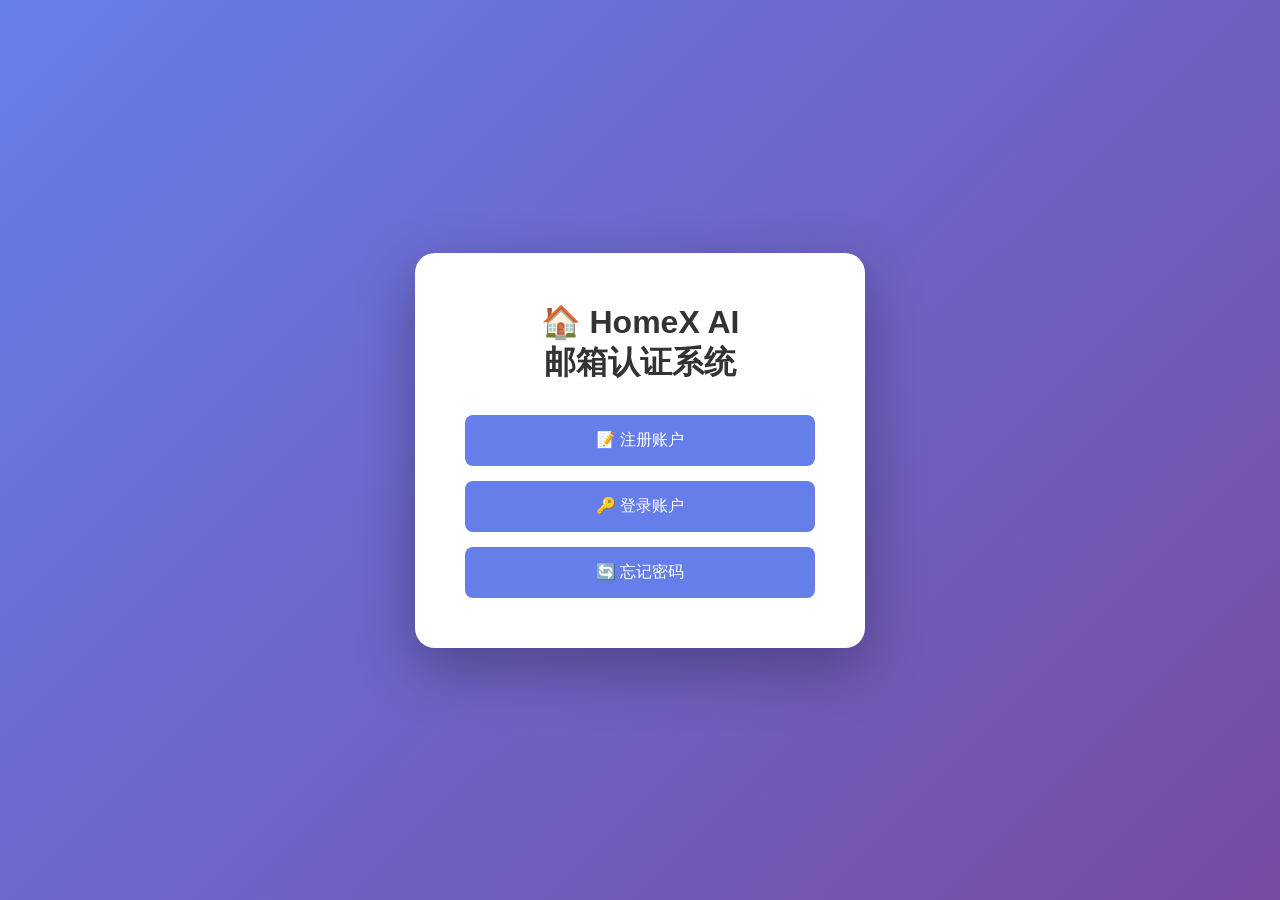
<file: homexai_email_auth/static/index.html>
<!DOCTYPE html>
<html lang="zh-CN">
<head>
    <meta charset="UTF-8">
    <meta name="viewport" content="width=device-width, initial-scale=1.0">
    <title>HomeX AI - 邮箱认证系统</title>
    <style>
        * { margin: 0; padding: 0; box-sizing: border-box; }
        body {
            font-family: -apple-system, BlinkMacSystemFont, 'Segoe UI', Roboto, Arial, sans-serif;
            background: linear-gradient(135deg, #667eea 0%, #764ba2 100%);
            min-height: 100vh;
            display: flex;
            justify-content: center;
            align-items: center;
            padding: 20px;
        }
        .container {
            background: white;
            border-radius: 20px;
            box-shadow: 0 20px 60px rgba(0, 0, 0, 0.3);
            padding: 50px;
            max-width: 450px;
            width: 100%;
            text-align: center;
        }
        h1 { color: #333; margin-bottom: 30px; }
        .link-group { display: flex; flex-direction: column; gap: 15px; }
        .link-btn {
            background: #667eea;
            color: white;
            padding: 15px 30px;
            border-radius: 8px;
            text-decoration: none;
            transition: all 0.3s;
            font-weight: 500;
        }
        .link-btn:hover {
            background: #5568d3;
            transform: translateY(-2px);
        }
    </style>
</head>
<body>
    <div class="container">
        <h1>🏠 HomeX AI<br>邮箱认证系统</h1>
        <div class="link-group">
            <a href="/register" class="link-btn">📝 注册账户</a>
            <a href="/login" class="link-btn">🔑 登录账户</a>
            <a href="/forgot-password" class="link-btn">🔄 忘记密码</a>
        </div>
    </div>
</body>
</html>
</file>
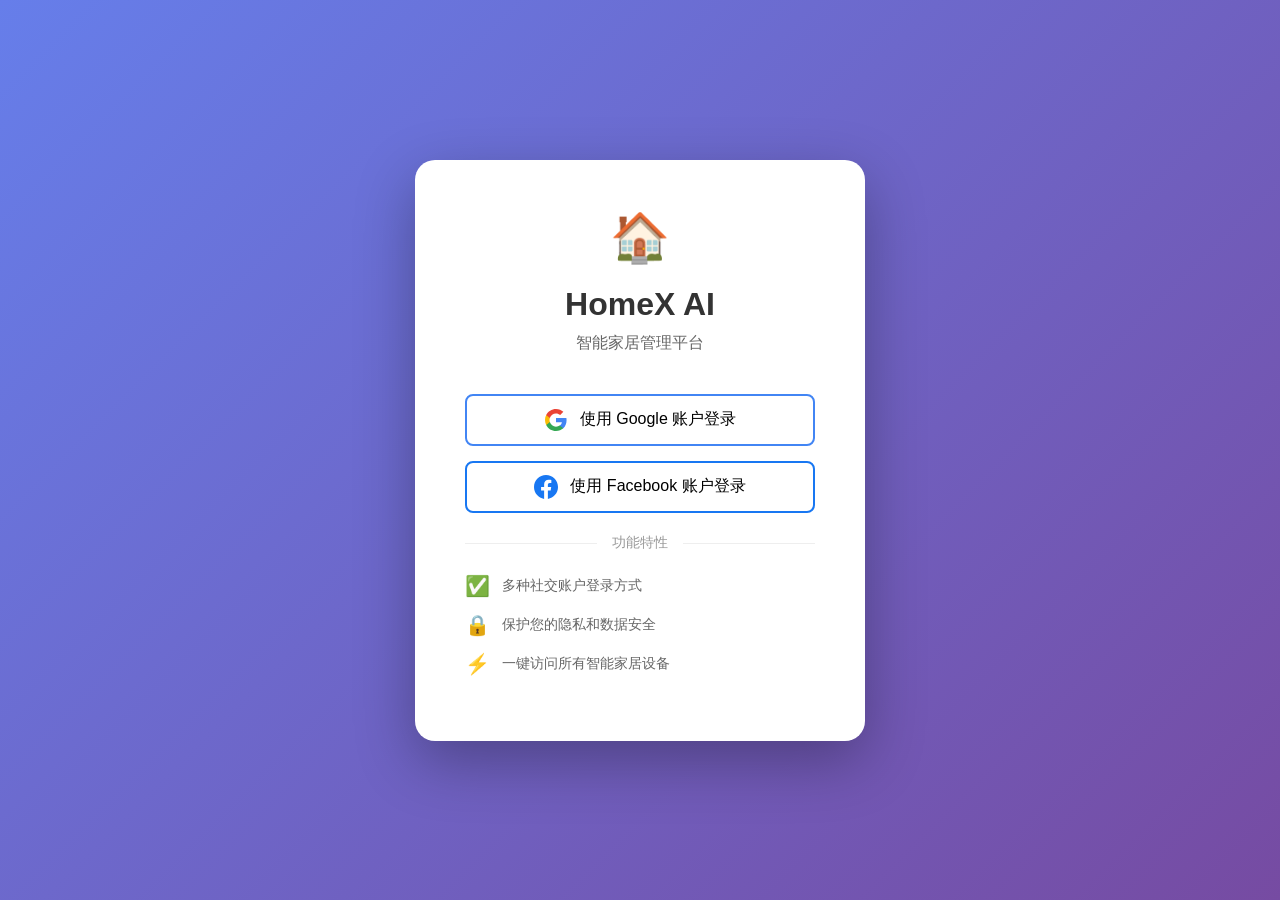
<file: homexai_facebook_oauth/static/index.html>
<!DOCTYPE html>
<html lang="zh-CN">
<head>
    <meta charset="UTF-8">
    <meta name="viewport" content="width=device-width, initial-scale=1.0">
    <title>HomeX AI - 社交账户登录</title>
    <style>
        * {
            margin: 0;
            padding: 0;
            box-sizing: border-box;
        }

        body {
            font-family: -apple-system, BlinkMacSystemFont, 'Segoe UI', Roboto, 'Helvetica Neue', Arial, sans-serif;
            background: linear-gradient(135deg, #667eea 0%, #764ba2 100%);
            min-height: 100vh;
            display: flex;
            justify-content: center;
            align-items: center;
            padding: 20px;
        }

        .container {
            background: white;
            border-radius: 20px;
            box-shadow: 0 20px 60px rgba(0, 0, 0, 0.3);
            padding: 50px;
            max-width: 450px;
            width: 100%;
            text-align: center;
        }

        .logo {
            font-size: 48px;
            margin-bottom: 20px;
        }

        h1 {
            color: #333;
            margin-bottom: 10px;
            font-size: 32px;
        }

        .subtitle {
            color: #666;
            margin-bottom: 40px;
            font-size: 16px;
        }

        .login-buttons {
            display: flex;
            flex-direction: column;
            gap: 15px;
            margin-bottom: 30px;
        }

        .oauth-btn {
            background: white;
            border: 2px solid #ddd;
            border-radius: 8px;
            padding: 12px 24px;
            font-size: 16px;
            cursor: pointer;
            display: flex;
            align-items: center;
            justify-content: center;
            gap: 12px;
            width: 100%;
            transition: all 0.3s ease;
            font-weight: 500;
        }

        .oauth-btn:hover {
            transform: translateY(-2px);
            box-shadow: 0 4px 12px rgba(0, 0, 0, 0.15);
        }

        .oauth-btn:active {
            transform: translateY(0);
        }

        .google-btn {
            border-color: #4285f4;
        }

        .google-btn:hover {
            border-color: #357ae8;
            box-shadow: 0 4px 12px rgba(66, 133, 244, 0.2);
        }

        .facebook-btn {
            border-color: #1877f2;
        }

        .facebook-btn:hover {
            border-color: #166fe5;
            box-shadow: 0 4px 12px rgba(24, 119, 242, 0.2);
        }

        .icon {
            width: 24px;
            height: 24px;
        }

        .status {
            margin-top: 30px;
            padding: 15px;
            border-radius: 8px;
            font-size: 14px;
            display: none;
        }

        .status.success {
            background: #d4edda;
            color: #155724;
            border: 1px solid #c3e6cb;
            display: block;
        }

        .status.error {
            background: #f8d7da;
            color: #721c24;
            border: 1px solid #f5c6cb;
            display: block;
        }

        .status.loading {
            background: #d1ecf1;
            color: #0c5460;
            border: 1px solid #bee5eb;
            display: block;
        }

        .divider {
            margin: 30px 0;
            height: 1px;
            background: #eee;
            position: relative;
        }

        .divider span {
            position: absolute;
            top: 50%;
            left: 50%;
            transform: translate(-50%, -50%);
            background: white;
            padding: 0 15px;
            color: #999;
            font-size: 14px;
        }

        .features {
            text-align: left;
        }

        .feature-item {
            display: flex;
            align-items: center;
            gap: 12px;
            margin-bottom: 15px;
            color: #666;
            font-size: 14px;
        }

        .feature-icon {
            color: #667eea;
            font-size: 20px;
        }

        .user-info {
            display: none;
            margin-top: 30px;
            padding: 20px;
            background: #f8f9fa;
            border-radius: 8px;
            text-align: left;
        }

        .user-info.show {
            display: block;
        }

        .user-info h3 {
            color: #333;
            margin-bottom: 15px;
            font-size: 18px;
        }

        .user-info p {
            color: #666;
            margin-bottom: 8px;
            font-size: 14px;
        }

        .user-info strong {
            color: #333;
        }

        .logout-btn {
            margin-top: 20px;
            background: #dc3545;
            color: white;
            border: none;
            border-radius: 8px;
            padding: 10px 24px;
            font-size: 14px;
            cursor: pointer;
            transition: all 0.3s ease;
        }

        .logout-btn:hover {
            background: #c82333;
            transform: translateY(-2px);
        }

        .provider-badge {
            display: inline-block;
            padding: 4px 12px;
            border-radius: 12px;
            font-size: 12px;
            font-weight: 500;
            margin-top: 8px;
        }

        .provider-google {
            background: #e8f0fe;
            color: #1967d2;
        }

        .provider-facebook {
            background: #e7f3ff;
            color: #1877f2;
        }
    </style>
</head>
<body>
    <div class="container">
        <div class="logo">🏠</div>
        <h1>HomeX AI</h1>
        <p class="subtitle">智能家居管理平台</p>

        <div class="login-buttons" id="loginButtons">
            <button class="oauth-btn google-btn" id="googleLoginBtn">
                <svg class="icon" viewBox="0 0 24 24">
                    <path fill="#4285F4" d="M22.56 12.25c0-.78-.07-1.53-.2-2.25H12v4.26h5.92c-.26 1.37-1.04 2.53-2.21 3.31v2.77h3.57c2.08-1.92 3.28-4.74 3.28-8.09z"/>
                    <path fill="#34A853" d="M12 23c2.97 0 5.46-.98 7.28-2.66l-3.57-2.77c-.98.66-2.23 1.06-3.71 1.06-2.86 0-5.29-1.93-6.16-4.53H2.18v2.84C3.99 20.53 7.7 23 12 23z"/>
                    <path fill="#FBBC05" d="M5.84 14.09c-.22-.66-.35-1.36-.35-2.09s.13-1.43.35-2.09V7.07H2.18C1.43 8.55 1 10.22 1 12s.43 3.45 1.18 4.93l2.85-2.22.81-.62z"/>
                    <path fill="#EA4335" d="M12 5.38c1.62 0 3.06.56 4.21 1.64l3.15-3.15C17.45 2.09 14.97 1 12 1 7.7 1 3.99 3.47 2.18 7.07l3.66 2.84c.87-2.6 3.3-4.53 6.16-4.53z"/>
                </svg>
                使用 Google 账户登录
            </button>

            <button class="oauth-btn facebook-btn" id="facebookLoginBtn">
                <svg class="icon" viewBox="0 0 24 24">
                    <path fill="#1877F2" d="M24 12.073c0-6.627-5.373-12-12-12s-12 5.373-12 12c0 5.99 4.388 10.954 10.125 11.854v-8.385H7.078v-3.47h3.047V9.43c0-3.007 1.792-4.669 4.533-4.669 1.312 0 2.686.235 2.686.235v2.953H15.83c-1.491 0-1.956.925-1.956 1.874v2.25h3.328l-.532 3.47h-2.796v8.385C19.612 23.027 24 18.062 24 12.073z"/>
                </svg>
                使用 Facebook 账户登录
            </button>
        </div>

        <div class="status" id="status"></div>

        <div class="user-info" id="userInfo">
            <h3>👤 用户信息</h3>
            <p><strong>姓名:</strong> <span id="userName"></span></p>
            <p><strong>邮箱:</strong> <span id="userEmail"></span></p>
            <p><strong>用户ID:</strong> <span id="userId"></span></p>
            <p><strong>登录方式:</strong> <span id="userProvider" class="provider-badge"></span></p>
            <p><strong>上次登录:</strong> <span id="lastLogin"></span></p>
            <button class="logout-btn" id="logoutBtn">退出登录</button>
        </div>

        <div class="divider"><span>功能特性</span></div>

        <div class="features">
            <div class="feature-item">
                <span class="feature-icon">✅</span>
                <span>多种社交账户登录方式</span>
            </div>
            <div class="feature-item">
                <span class="feature-icon">🔒</span>
                <span>保护您的隐私和数据安全</span>
            </div>
            <div class="feature-item">
                <span class="feature-icon">⚡</span>
                <span>一键访问所有智能家居设备</span>
            </div>
        </div>
    </div>

    <script>
        const API_BASE = 'http://localhost:8080';
        const statusEl = document.getElementById('status');
        const googleLoginBtn = document.getElementById('googleLoginBtn');
        const facebookLoginBtn = document.getElementById('facebookLoginBtn');
        const loginButtonsEl = document.getElementById('loginButtons');
        const userInfoEl = document.getElementById('userInfo');
        const logoutBtn = document.getElementById('logoutBtn');

        function showStatus(message, type) {
            statusEl.textContent = message;
            statusEl.className = `status ${type}`;
        }

        function hideStatus() {
            statusEl.className = 'status';
        }

        function getStoredToken() {
            return localStorage.getItem('auth_token');
        }

        function setStoredToken(token) {
            localStorage.setItem('auth_token', token);
        }

        function clearStoredToken() {
            localStorage.removeItem('auth_token');
        }

        async function loadUserProfile() {
            const token = getStoredToken();
            if (!token) {
                return;
            }

            try {
                const response = await fetch(`${API_BASE}/api/profile`, {
                    headers: {
                        'Authorization': `Bearer ${token}`
                    }
                });

                if (response.ok) {
                    const data = await response.json();
                    displayUserInfo(data.user);
                } else {
                    clearStoredToken();
                }
            } catch (error) {
                console.error('Failed to load profile:', error);
            }
        }

        function displayUserInfo(user) {
            document.getElementById('userName').textContent = user.name || 'N/A';
            document.getElementById('userEmail').textContent = user.email || 'N/A';
            document.getElementById('userId').textContent = user.id || 'N/A';
            
            const providerBadge = document.getElementById('userProvider');
            providerBadge.textContent = user.provider === 'google' ? 'Google' : 'Facebook';
            providerBadge.className = `provider-badge provider-${user.provider}`;
            
            const lastLogin = new Date(user.last_login_at);
            document.getElementById('lastLogin').textContent = lastLogin.toLocaleString('zh-CN');
            
            userInfoEl.classList.add('show');
            loginButtonsEl.style.display = 'none';
        }

        // Google登录
        googleLoginBtn.addEventListener('click', async () => {
            showStatus('正在跳转到Google登录...', 'loading');
            
            try {
                const response = await fetch(`${API_BASE}/auth/google/login`);
                const data = await response.json();
                
                if (data.auth_url) {
                    window.location.href = data.auth_url;
                } else {
                    showStatus('获取登录链接失败', 'error');
                }
            } catch (error) {
                console.error('Login error:', error);
                showStatus('登录请求失败，请稍后重试', 'error');
            }
        });

        // Facebook登录
        facebookLoginBtn.addEventListener('click', async () => {
            showStatus('正在跳转到Facebook登录...', 'loading');
            
            try {
                const response = await fetch(`${API_BASE}/auth/facebook/login`);
                const data = await response.json();
                
                if (data.auth_url) {
                    window.location.href = data.auth_url;
                } else {
                    showStatus('获取登录链接失败', 'error');
                }
            } catch (error) {
                console.error('Login error:', error);
                showStatus('登录请求失败，请稍后重试', 'error');
            }
        });

        // 退出登录
        logoutBtn.addEventListener('click', () => {
            clearStoredToken();
            userInfoEl.classList.remove('show');
            loginButtonsEl.style.display = 'flex';
            showStatus('已退出登录', 'success');
            setTimeout(() => hideStatus(), 3000);
        });

        // 页面加载时检查是否已登录
        window.addEventListener('load', () => {
            loadUserProfile();
        });
    </script>
</body>
</html>
</file>
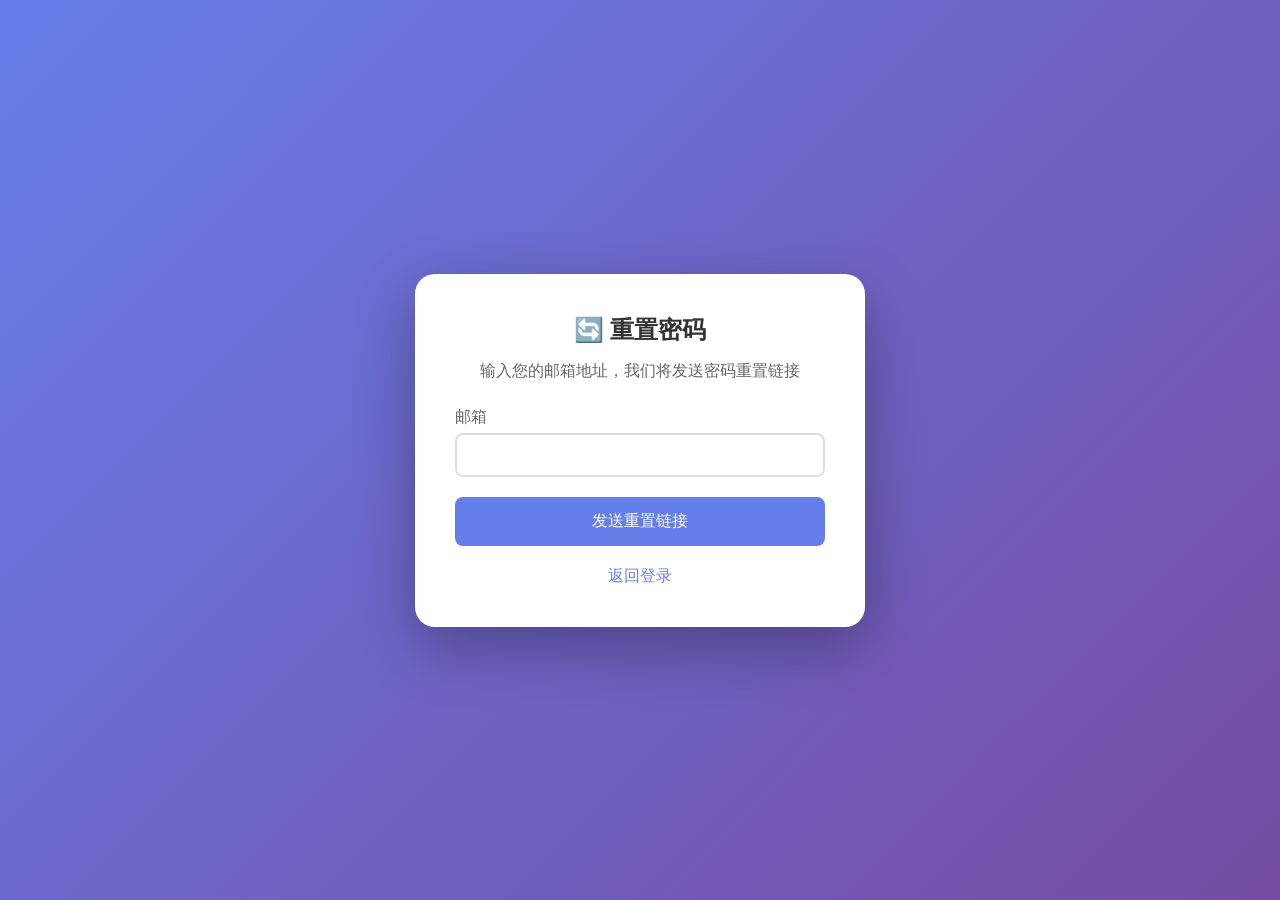
<file: homexai_email_auth/static/forgot-password.html>
<!DOCTYPE html>
<html lang="zh-CN">
<head>
    <meta charset="UTF-8">
    <title>忘记密码 - HomeX AI</title>
    <style>
        * { margin: 0; padding: 0; box-sizing: border-box; }
        body { font-family: Arial, sans-serif; background: linear-gradient(135deg, #667eea 0%, #764ba2 100%); min-height: 100vh; display: flex; justify-content: center; align-items: center; padding: 20px; }
        .container { background: white; border-radius: 20px; padding: 40px; max-width: 450px; width: 100%; box-shadow: 0 20px 60px rgba(0,0,0,0.3); }
        h2 { color: #333; margin-bottom: 15px; text-align: center; }
        p { color: #666; margin-bottom: 25px; text-align: center; }
        .form-group { margin-bottom: 20px; }
        label { display: block; margin-bottom: 5px; color: #666; font-weight: 500; }
        input { width: 100%; padding: 12px; border: 2px solid #ddd; border-radius: 8px; font-size: 14px; }
        input:focus { outline: none; border-color: #667eea; }
        button { width: 100%; padding: 14px; background: #667eea; color: white; border: none; border-radius: 8px; font-size: 16px; font-weight: 500; cursor: pointer; }
        button:hover { background: #5568d3; }
        .status { padding: 12px; border-radius: 8px; margin-bottom: 20px; display: none; }
        .status.error { background: #fee; color: #c33; display: block; }
        .status.success { background: #efe; color: #3c3; display: block; }
        .links { text-align: center; margin-top: 20px; }
        .links a { color: #667eea; text-decoration: none; }
    </style>
</head>
<body>
    <div class="container">
        <h2>🔄 重置密码</h2>
        <p>输入您的邮箱地址，我们将发送密码重置链接</p>
        <div id="status" class="status"></div>
        <form id="forgotForm">
            <div class="form-group">
                <label>邮箱</label>
                <input type="email" id="email" required>
            </div>
            <button type="submit">发送重置链接</button>
        </form>
        <div class="links">
            <a href="/login">返回登录</a>
        </div>
    </div>
    <script>
        const API = 'http://localhost:8080';
        document.getElementById('forgotForm').addEventListener('submit', async function(e) {
            e.preventDefault();
            try {
                const res = await fetch(`${API}/auth/request-reset`, {
                    method: 'POST',
                    headers: {'Content-Type': 'application/json'},
                    body: JSON.stringify({email: document.getElementById('email').value})
                });
                const data = await res.json();
                showStatus(data.message, 'success');
            } catch (e) {
                showStatus('发送失败', 'error');
            }
        });
        function showStatus(msg, type) {
            const status = document.getElementById('status');
            status.textContent = msg;
            status.className = `status ${type}`;
        }
    </script>
</body>
</html>
</file>
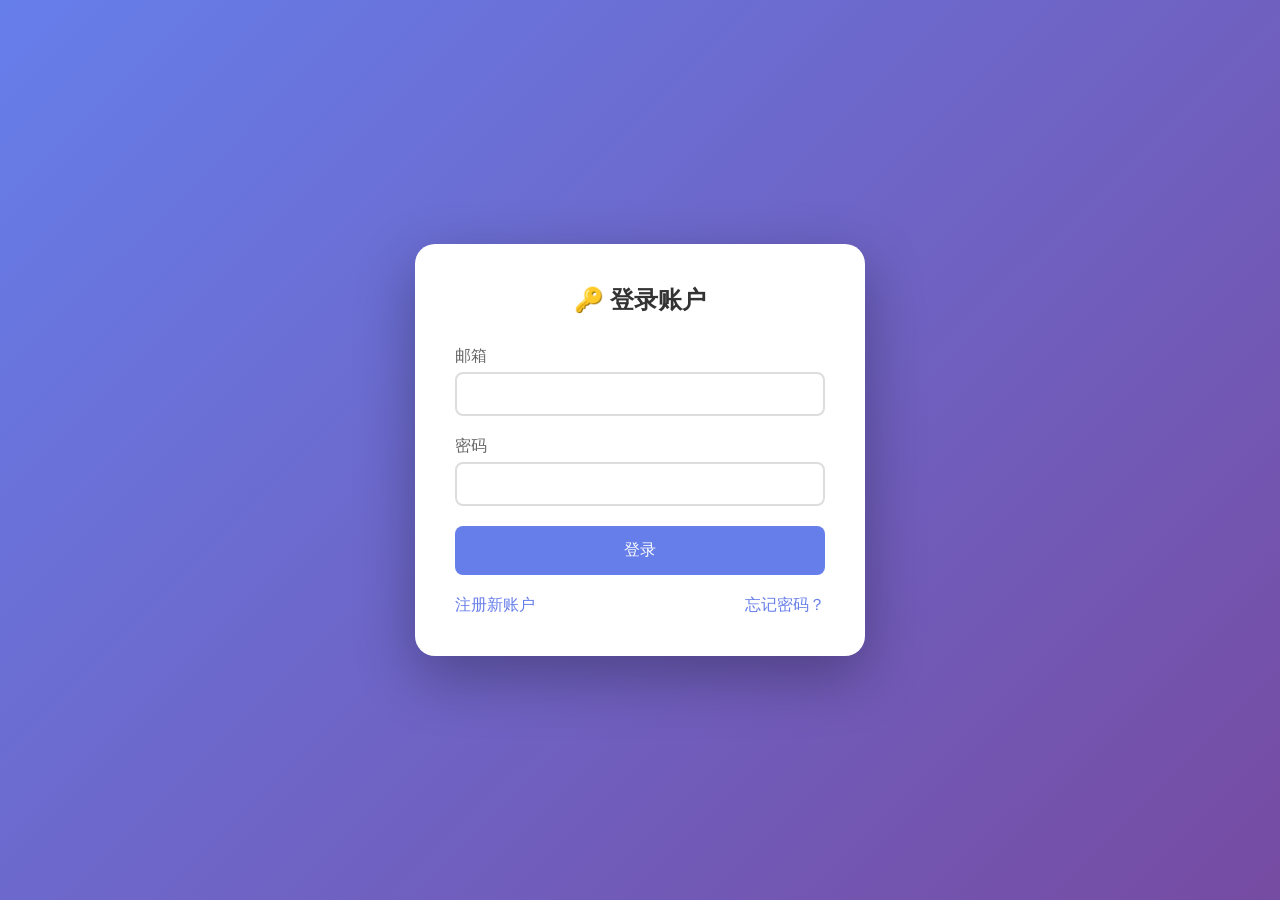
<file: homexai_email_auth/static/login.html>
<!DOCTYPE html>
<html lang="zh-CN">
<head>
    <meta charset="UTF-8">
    <title>登录 - HomeX AI</title>
    <style>
        * { margin: 0; padding: 0; box-sizing: border-box; }
        body { font-family: Arial, sans-serif; background: linear-gradient(135deg, #667eea 0%, #764ba2 100%); min-height: 100vh; display: flex; justify-content: center; align-items: center; padding: 20px; }
        .container { background: white; border-radius: 20px; padding: 40px; max-width: 450px; width: 100%; box-shadow: 0 20px 60px rgba(0,0,0,0.3); }
        h2 { color: #333; margin-bottom: 30px; text-align: center; }
        .form-group { margin-bottom: 20px; }
        label { display: block; margin-bottom: 5px; color: #666; font-weight: 500; }
        input { width: 100%; padding: 12px; border: 2px solid #ddd; border-radius: 8px; font-size: 14px; }
        input:focus { outline: none; border-color: #667eea; }
        button { width: 100%; padding: 14px; background: #667eea; color: white; border: none; border-radius: 8px; font-size: 16px; font-weight: 500; cursor: pointer; }
        button:hover { background: #5568d3; }
        .status { padding: 12px; border-radius: 8px; margin-bottom: 20px; display: none; }
        .status.error { background: #fee; color: #c33; display: block; }
        .status.success { background: #efe; color: #3c3; display: block; }
        .links { text-align: center; margin-top: 20px; display: flex; justify-content: space-between; }
        .links a { color: #667eea; text-decoration: none; }
    </style>
</head>
<body>
    <div class="container">
        <h2>🔑 登录账户</h2>
        <div id="status" class="status"></div>
        <form id="loginForm">
            <div class="form-group">
                <label>邮箱</label>
                <input type="email" id="email" required>
            </div>
            <div class="form-group">
                <label>密码</label>
                <input type="password" id="password" required>
            </div>
            <button type="submit">登录</button>
        </form>
        <div class="links">
            <a href="/register">注册新账户</a>
            <a href="/forgot-password">忘记密码？</a>
        </div>
    </div>
    <script>
        const API = 'http://localhost:8080';
        document.getElementById('loginForm').addEventListener('submit', async function(e) {
            e.preventDefault();
            try {
                const res = await fetch(`${API}/auth/login`, {
                    method: 'POST',
                    headers: {'Content-Type': 'application/json'},
                    body: JSON.stringify({
                        email: document.getElementById('email').value,
                        password: document.getElementById('password').value
                    })
                });
                const data = await res.json();
                if (res.ok) {
                    localStorage.setItem('auth_token', data.token);
                    showStatus('登录成功！', 'success');
                    setTimeout(() => location.href = '/dashboard', 1500);
                } else {
                    showStatus(data.error, 'error');
                }
            } catch (e) {
                showStatus('登录失败', 'error');
            }
        });
        function showStatus(msg, type) {
            const status = document.getElementById('status');
            status.textContent = msg;
            status.className = `status ${type}`;
        }
    </script>
</body>
</html>
</file>
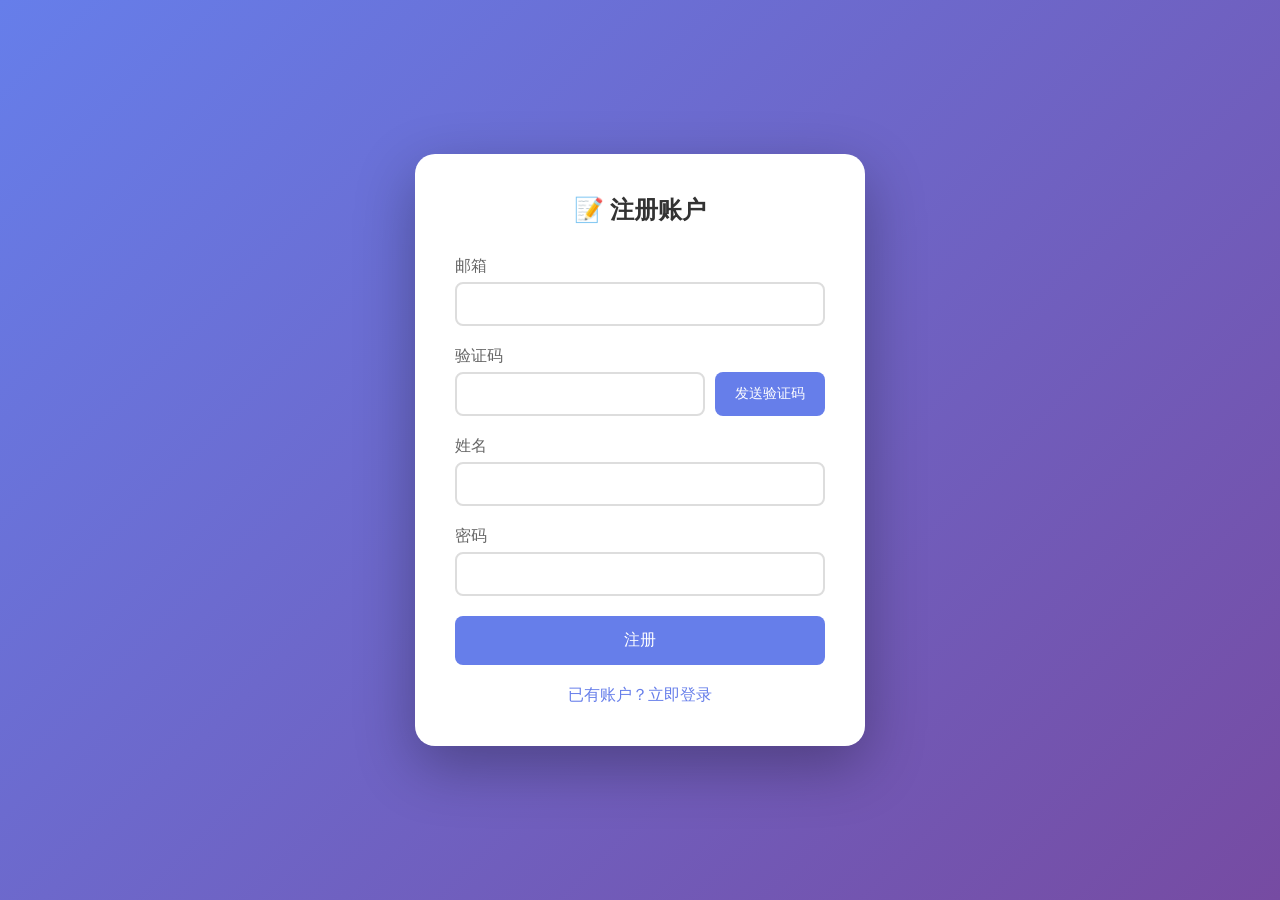
<file: homexai_email_auth/static/register.html>
<!DOCTYPE html>
<html lang="zh-CN">
<head>
    <meta charset="UTF-8">
    <title>注册 - HomeX AI</title>
    <link rel="stylesheet" href="https://cdnjs.cloudflare.com/ajax/libs/font-awesome/6.0.0/css/all.min.css">
    <style>
        * { margin: 0; padding: 0; box-sizing: border-box; }
        body { font-family: Arial, sans-serif; background: linear-gradient(135deg, #667eea 0%, #764ba2 100%); min-height: 100vh; display: flex; justify-content: center; align-items: center; padding: 20px; }
        .container { background: white; border-radius: 20px; padding: 40px; max-width: 450px; width: 100%; box-shadow: 0 20px 60px rgba(0,0,0,0.3); }
        h2 { color: #333; margin-bottom: 30px; text-align: center; }
        .form-group { margin-bottom: 20px; }
        label { display: block; margin-bottom: 5px; color: #666; font-weight: 500; }
        input { width: 100%; padding: 12px; border: 2px solid #ddd; border-radius: 8px; font-size: 14px; transition: border-color 0.3s; }
        input:focus { outline: none; border-color: #667eea; }
        .code-group { display: flex; gap: 10px; }
        .code-group input { flex: 1; }
        button { width: 100%; padding: 14px; background: #667eea; color: white; border: none; border-radius: 8px; font-size: 16px; font-weight: 500; cursor: pointer; transition: all 0.3s; }
        button:hover { background: #5568d3; transform: translateY(-2px); }
        button:disabled { background: #ccc; cursor: not-allowed; transform: none; }
        .btn-code { width: auto; padding: 12px 20px; font-size: 14px; }
        .status { padding: 12px; border-radius: 8px; margin-bottom: 20px; display: none; }
        .status.error { background: #fee; color: #c33; display: block; }
        .status.success { background: #efe; color: #3c3; display: block; }
        .links { text-align: center; margin-top: 20px; }
        .links a { color: #667eea; text-decoration: none; }
    </style>
</head>
<body>
    <div class="container">
        <h2>📝 注册账户</h2>
        <div id="status" class="status"></div>
        <form id="registerForm">
            <div class="form-group">
                <label>邮箱</label>
                <input type="email" id="email" required>
            </div>
            <div class="form-group">
                <label>验证码</label>
                <div class="code-group">
                    <input type="text" id="code" maxlength="6" required>
                    <button type="button" class="btn-code" id="sendCodeBtn">发送验证码</button>
                </div>
            </div>
            <div class="form-group">
                <label>姓名</label>
                <input type="text" id="name" required>
            </div>
            <div class="form-group">
                <label>密码</label>
                <input type="password" id="password" minlength="6" required>
            </div>
            <button type="submit">注册</button>
        </form>
        <div class="links">
            <a href="/login">已有账户？立即登录</a>
        </div>
    </div>
    <script>
        const API = 'http://localhost:8080';
        let countdown = 0;
        
        document.getElementById('sendCodeBtn').addEventListener('click', async function() {
            const email = document.getElementById('email').value;
            if (!email) return alert('请输入邮箱');
            if (countdown > 0) return;
            
            try {
                const res = await fetch(`${API}/auth/send-code`, {
                    method: 'POST',
                    headers: {'Content-Type': 'application/json'},
                    body: JSON.stringify({email, type: 'register'})
                });
                const data = await res.json();
                if (res.ok) {
                    showStatus(data.message, 'success');
                    startCountdown();
                } else {
                    showStatus(data.error, 'error');
                }
            } catch (e) {
                showStatus('发送失败', 'error');
            }
        });
        
        document.getElementById('registerForm').addEventListener('submit', async function(e) {
            e.preventDefault();
            try {
                const res = await fetch(`${API}/auth/register`, {
                    method: 'POST',
                    headers: {'Content-Type': 'application/json'},
                    body: JSON.stringify({
                        email: document.getElementById('email').value,
                        password: document.getElementById('password').value,
                        name: document.getElementById('name').value,
                        verification_code: document.getElementById('code').value
                    })
                });
                const data = await res.json();
                if (res.ok) {
                    localStorage.setItem('auth_token', data.token);
                    showStatus('注册成功！', 'success');
                    setTimeout(() => location.href = '/dashboard', 1500);
                } else {
                    showStatus(data.error, 'error');
                }
            } catch (e) {
                showStatus('注册失败', 'error');
            }
        });
        
        function startCountdown() {
            countdown = 60;
            const btn = document.getElementById('sendCodeBtn');
            const timer = setInterval(() => {
                if (countdown > 0) {
                    btn.textContent = `${countdown}秒后重试`;
                    btn.disabled = true;
                    countdown--;
                } else {
                    btn.textContent = '发送验证码';
                    btn.disabled = false;
                    clearInterval(timer);
                }
            }, 1000);
        }
        
        function showStatus(msg, type) {
            const status = document.getElementById('status');
            status.textContent = msg;
            status.className = `status ${type}`;
            if (type === 'success') setTimeout(() => status.style.display = 'none', 3000);
        }
    </script>
</body>
</html>
</file>
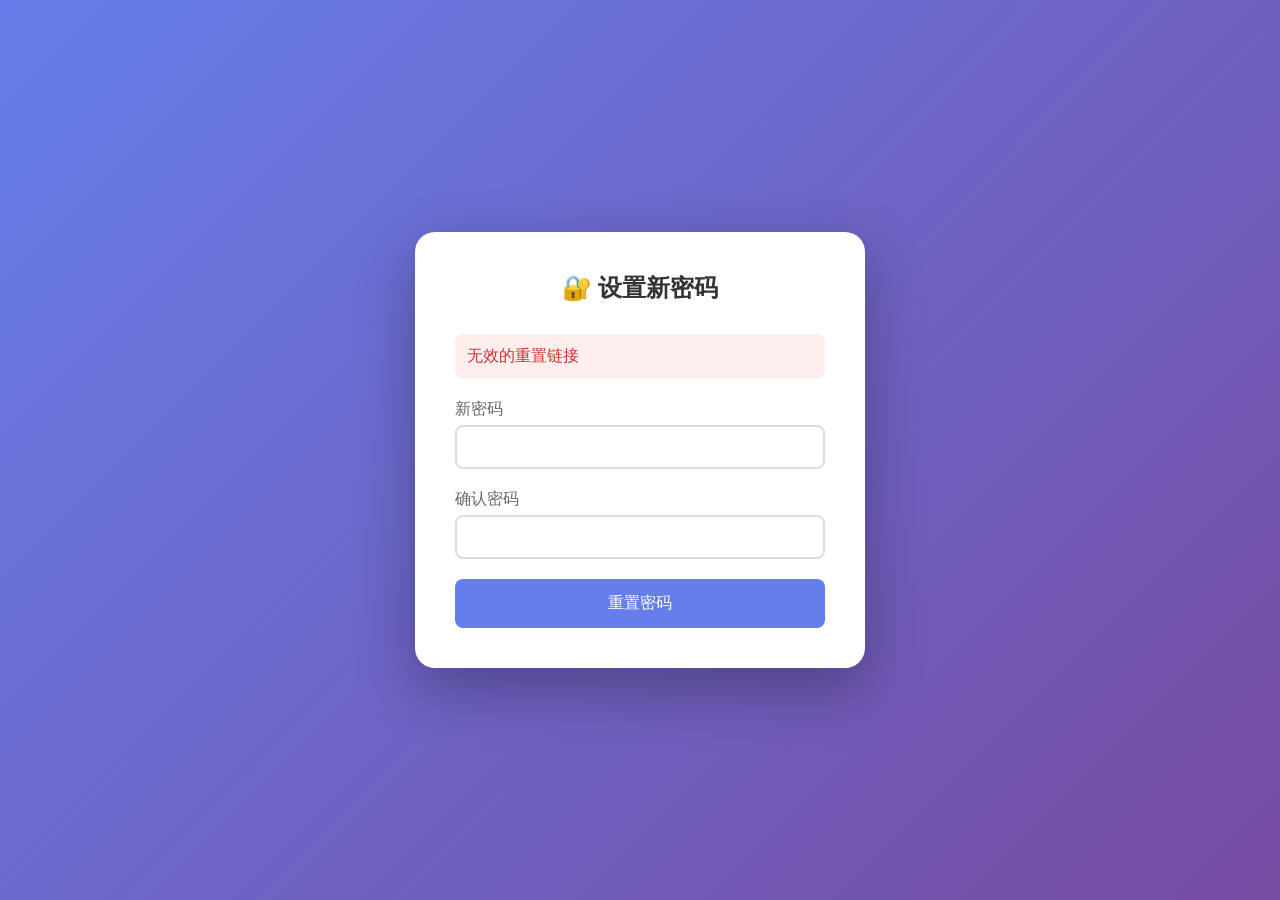
<file: homexai_email_auth/static/reset-password.html>
<!DOCTYPE html>
<html lang="zh-CN">
<head>
    <meta charset="UTF-8">
    <title>重置密码 - HomeX AI</title>
    <style>
        * { margin: 0; padding: 0; box-sizing: border-box; }
        body { font-family: Arial, sans-serif; background: linear-gradient(135deg, #667eea 0%, #764ba2 100%); min-height: 100vh; display: flex; justify-content: center; align-items: center; padding: 20px; }
        .container { background: white; border-radius: 20px; padding: 40px; max-width: 450px; width: 100%; box-shadow: 0 20px 60px rgba(0,0,0,0.3); }
        h2 { color: #333; margin-bottom: 30px; text-align: center; }
        .form-group { margin-bottom: 20px; }
        label { display: block; margin-bottom: 5px; color: #666; font-weight: 500; }
        input { width: 100%; padding: 12px; border: 2px solid #ddd; border-radius: 8px; font-size: 14px; }
        input:focus { outline: none; border-color: #667eea; }
        button { width: 100%; padding: 14px; background: #667eea; color: white; border: none; border-radius: 8px; font-size: 16px; font-weight: 500; cursor: pointer; }
        button:hover { background: #5568d3; }
        .status { padding: 12px; border-radius: 8px; margin-bottom: 20px; display: none; }
        .status.error { background: #fee; color: #c33; display: block; }
        .status.success { background: #efe; color: #3c3; display: block; }
    </style>
</head>
<body>
    <div class="container">
        <h2>🔐 设置新密码</h2>
        <div id="status" class="status"></div>
        <form id="resetForm">
            <div class="form-group">
                <label>新密码</label>
                <input type="password" id="password" minlength="6" required>
            </div>
            <div class="form-group">
                <label>确认密码</label>
                <input type="password" id="confirmPassword" minlength="6" required>
            </div>
            <button type="submit">重置密码</button>
        </form>
    </div>
    <script>
        const API = 'http://localhost:8080';
        const urlParams = new URLSearchParams(window.location.search);
        const token = urlParams.get('token');
        
        if (!token) {
            showStatus('无效的重置链接', 'error');
        }
        
        document.getElementById('resetForm').addEventListener('submit', async function(e) {
            e.preventDefault();
            const pwd = document.getElementById('password').value;
            const confirm = document.getElementById('confirmPassword').value;
            
            if (pwd !== confirm) {
                return showStatus('两次密码输入不一致', 'error');
            }
            
            try {
                const res = await fetch(`${API}/auth/reset-password`, {
                    method: 'POST',
                    headers: {'Content-Type': 'application/json'},
                    body: JSON.stringify({token, new_password: pwd})
                });
                const data = await res.json();
                if (res.ok) {
                    showStatus('密码重置成功！', 'success');
                    setTimeout(() => location.href = '/login', 2000);
                } else {
                    showStatus(data.error, 'error');
                }
            } catch (e) {
                showStatus('重置失败', 'error');
            }
        });
        
        function showStatus(msg, type) {
            const status = document.getElementById('status');
            status.textContent = msg;
            status.className = `status ${type}`;
        }
    </script>
</body>
</html>
</file>
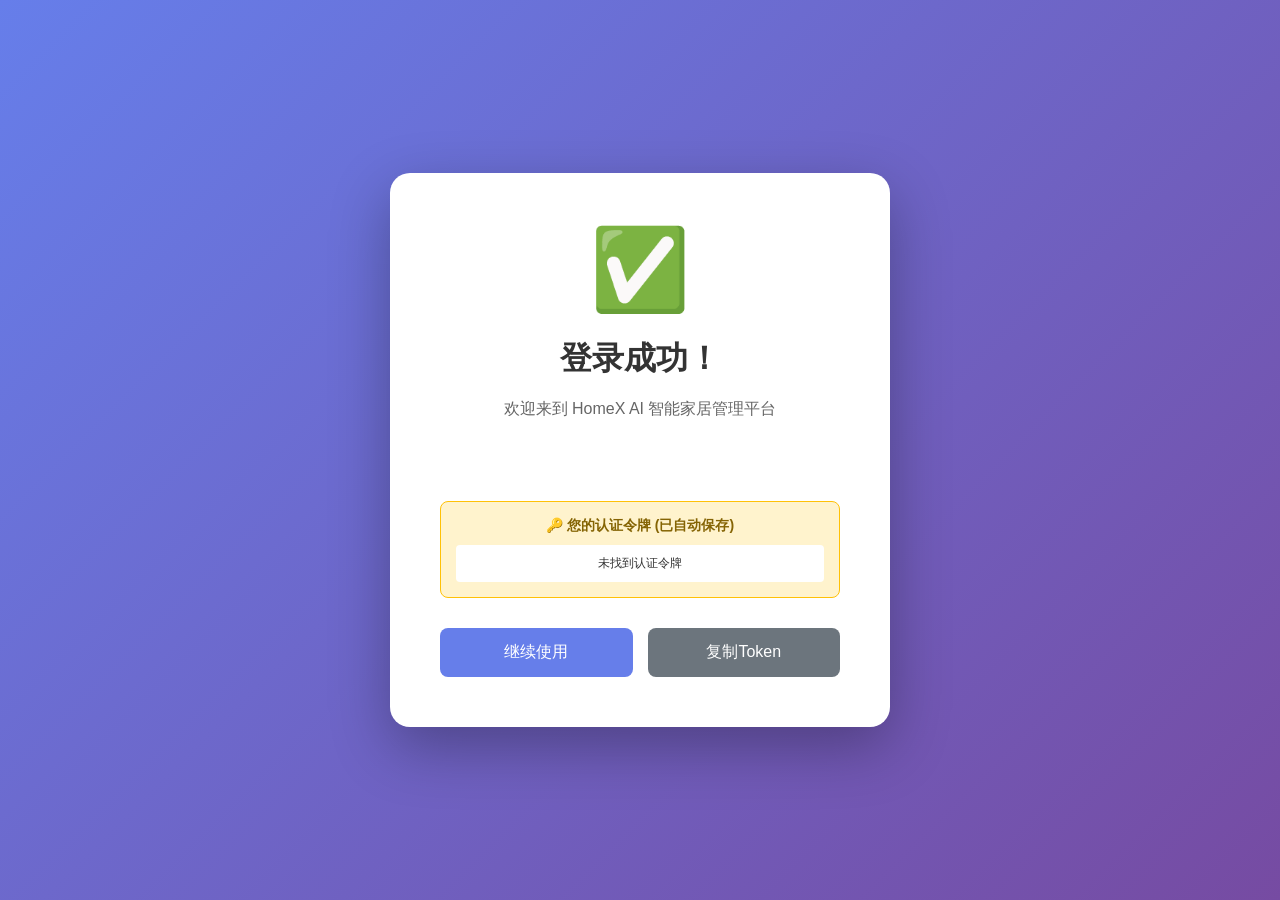
<file: homexai_facebook_oauth/static/auth-success.html>
<!DOCTYPE html>
<html lang="zh-CN">
<head>
    <meta charset="UTF-8">
    <meta name="viewport" content="width=device-width, initial-scale=1.0">
    <title>登录成功 - HomeX AI</title>
    <style>
        * {
            margin: 0;
            padding: 0;
            box-sizing: border-box;
        }

        body {
            font-family: -apple-system, BlinkMacSystemFont, 'Segoe UI', Roboto, 'Helvetica Neue', Arial, sans-serif;
            background: linear-gradient(135deg, #667eea 0%, #764ba2 100%);
            min-height: 100vh;
            display: flex;
            justify-content: center;
            align-items: center;
            padding: 20px;
        }

        .container {
            background: white;
            border-radius: 20px;
            box-shadow: 0 20px 60px rgba(0, 0, 0, 0.3);
            padding: 50px;
            max-width: 500px;
            width: 100%;
            text-align: center;
        }

        .success-icon {
            font-size: 80px;
            margin-bottom: 20px;
            animation: bounceIn 0.6s ease-out;
        }

        @keyframes bounceIn {
            0% {
                transform: scale(0);
                opacity: 0;
            }
            50% {
                transform: scale(1.1);
            }
            100% {
                transform: scale(1);
                opacity: 1;
            }
        }

        h1 {
            color: #333;
            margin-bottom: 15px;
            font-size: 32px;
        }

        .message {
            color: #666;
            margin-bottom: 30px;
            font-size: 16px;
            line-height: 1.6;
        }

        .provider-badge {
            display: inline-flex;
            align-items: center;
            gap: 8px;
            padding: 8px 16px;
            border-radius: 20px;
            font-size: 14px;
            font-weight: 500;
            margin-bottom: 30px;
        }

        .provider-google {
            background: #e8f0fe;
            color: #1967d2;
        }

        .provider-facebook {
            background: #e7f3ff;
            color: #1877f2;
        }

        .provider-icon {
            width: 20px;
            height: 20px;
        }

        .user-card {
            background: #f8f9fa;
            border-radius: 12px;
            padding: 25px;
            margin-bottom: 30px;
            text-align: left;
        }

        .user-card h3 {
            color: #333;
            margin-bottom: 15px;
            font-size: 18px;
        }

        .user-field {
            display: flex;
            justify-content: space-between;
            align-items: center;
            margin-bottom: 12px;
            padding: 10px;
            background: white;
            border-radius: 6px;
        }

        .user-field label {
            color: #666;
            font-size: 14px;
            font-weight: 500;
        }

        .user-field span {
            color: #333;
            font-size: 14px;
        }

        .token-section {
            background: #fff3cd;
            border: 1px solid #ffc107;
            border-radius: 8px;
            padding: 15px;
            margin-bottom: 20px;
        }

        .token-section h4 {
            color: #856404;
            margin-bottom: 10px;
            font-size: 14px;
        }

        .token-display {
            background: white;
            padding: 10px;
            border-radius: 4px;
            font-family: monospace;
            font-size: 12px;
            word-break: break-all;
            color: #333;
            max-height: 100px;
            overflow-y: auto;
        }

        .button-group {
            display: flex;
            gap: 15px;
            margin-top: 30px;
        }

        .btn {
            flex: 1;
            padding: 14px 24px;
            border: none;
            border-radius: 8px;
            font-size: 16px;
            cursor: pointer;
            transition: all 0.3s ease;
            font-weight: 500;
        }

        .btn-primary {
            background: #667eea;
            color: white;
        }

        .btn-primary:hover {
            background: #5568d3;
            transform: translateY(-2px);
            box-shadow: 0 4px 12px rgba(102, 126, 234, 0.4);
        }

        .btn-secondary {
            background: #6c757d;
            color: white;
        }

        .btn-secondary:hover {
            background: #5a6268;
            transform: translateY(-2px);
        }
    </style>
</head>
<body>
    <div class="container">
        <div class="success-icon">✅</div>
        <h1>登录成功！</h1>
        <p class="message">欢迎来到 HomeX AI 智能家居管理平台</p>

        <div id="providerBadge" class="provider-badge"></div>

        <div class="user-card" id="userCard" style="display: none;">
            <h3>👤 您的账户信息</h3>
            <div class="user-field">
                <label>姓名:</label>
                <span id="userName">加载中...</span>
            </div>
            <div class="user-field">
                <label>邮箱:</label>
                <span id="userEmail">加载中...</span>
            </div>
            <div class="user-field">
                <label>用户ID:</label>
                <span id="userId">加载中...</span>
            </div>
            <div class="user-field">
                <label>登录方式:</label>
                <span id="userProvider">加载中...</span>
            </div>
        </div>

        <div class="token-section">
            <h4>🔑 您的认证令牌 (已自动保存)</h4>
            <div class="token-display" id="tokenDisplay">加载中...</div>
        </div>

        <div class="button-group">
            <button class="btn btn-primary" id="continueBtn">继续使用</button>
            <button class="btn btn-secondary" id="copyTokenBtn">复制Token</button>
        </div>
    </div>

    <script>
        const API_BASE = 'http://localhost:8080';

        function getTokenFromURL() {
            const params = new URLSearchParams(window.location.search);
            return params.get('token');
        }

        function getProviderFromURL() {
            const params = new URLSearchParams(window.location.search);
            return params.get('provider') || 'unknown';
        }

        function saveToken(token) {
            localStorage.setItem('auth_token', token);
        }

        function updateProviderBadge(provider) {
            const badge = document.getElementById('providerBadge');
            
            if (provider === 'google') {
                badge.className = 'provider-badge provider-google';
                badge.innerHTML = `
                    <svg class="provider-icon" viewBox="0 0 24 24">
                        <path fill="#4285F4" d="M22.56 12.25c0-.78-.07-1.53-.2-2.25H12v4.26h5.92c-.26 1.37-1.04 2.53-2.21 3.31v2.77h3.57c2.08-1.92 3.28-4.74 3.28-8.09z"/>
                        <path fill="#34A853" d="M12 23c2.97 0 5.46-.98 7.28-2.66l-3.57-2.77c-.98.66-2.23 1.06-3.71 1.06-2.86 0-5.29-1.93-6.16-4.53H2.18v2.84C3.99 20.53 7.7 23 12 23z"/>
                        <path fill="#FBBC05" d="M5.84 14.09c-.22-.66-.35-1.36-.35-2.09s.13-1.43.35-2.09V7.07H2.18C1.43 8.55 1 10.22 1 12s.43 3.45 1.18 4.93l2.85-2.22.81-.62z"/>
                        <path fill="#EA4335" d="M12 5.38c1.62 0 3.06.56 4.21 1.64l3.15-3.15C17.45 2.09 14.97 1 12 1 7.7 1 3.99 3.47 2.18 7.07l3.66 2.84c.87-2.6 3.3-4.53 6.16-4.53z"/>
                    </svg>
                    Google 账户登录
                `;
            } else if (provider === 'facebook') {
                badge.className = 'provider-badge provider-facebook';
                badge.innerHTML = `
                    <svg class="provider-icon" viewBox="0 0 24 24">
                        <path fill="#1877F2" d="M24 12.073c0-6.627-5.373-12-12-12s-12 5.373-12 12c0 5.99 4.388 10.954 10.125 11.854v-8.385H7.078v-3.47h3.047V9.43c0-3.007 1.792-4.669 4.533-4.669 1.312 0 2.686.235 2.686.235v2.953H15.83c-1.491 0-1.956.925-1.956 1.874v2.25h3.328l-.532 3.47h-2.796v8.385C19.612 23.027 24 18.062 24 12.073z"/>
                    </svg>
                    Facebook 账户登录
                `;
            }
        }

        async function loadUserProfile(token) {
            try {
                const response = await fetch(`${API_BASE}/api/profile`, {
                    headers: {
                        'Authorization': `Bearer ${token}`
                    }
                });

                if (response.ok) {
                    const data = await response.json();
                    displayUserInfo(data.user);
                } else {
                    console.error('Failed to load profile');
                }
            } catch (error) {
                console.error('Error loading profile:', error);
            }
        }

        function displayUserInfo(user) {
            document.getElementById('userName').textContent = user.name || 'N/A';
            document.getElementById('userEmail').textContent = user.email || 'N/A';
            document.getElementById('userId').textContent = user.id || 'N/A';
            document.getElementById('userProvider').textContent = 
                user.provider === 'google' ? 'Google' : 'Facebook';
            document.getElementById('userCard').style.display = 'block';
        }

        document.getElementById('continueBtn').addEventListener('click', () => {
            window.location.href = '/';
        });

        document.getElementById('copyTokenBtn').addEventListener('click', () => {
            const token = getTokenFromURL();
            if (token) {
                navigator.clipboard.writeText(token).then(() => {
                    const btn = document.getElementById('copyTokenBtn');
                    const originalText = btn.textContent;
                    btn.textContent = '✓ 已复制';
                    setTimeout(() => {
                        btn.textContent = originalText;
                    }, 2000);
                }).catch(err => {
                    console.error('Failed to copy:', err);
                    alert('复制失败，请手动复制');
                });
            }
        });

        // 页面加载时处理token
        window.addEventListener('load', () => {
            const token = getTokenFromURL();
            const provider = getProviderFromURL();
            
            updateProviderBadge(provider);
            
            if (token) {
                saveToken(token);
                document.getElementById('tokenDisplay').textContent = token;
                loadUserProfile(token);
            } else {
                document.getElementById('tokenDisplay').textContent = '未找到认证令牌';
            }
        });
    </script>
</body>
</html>
</file>
